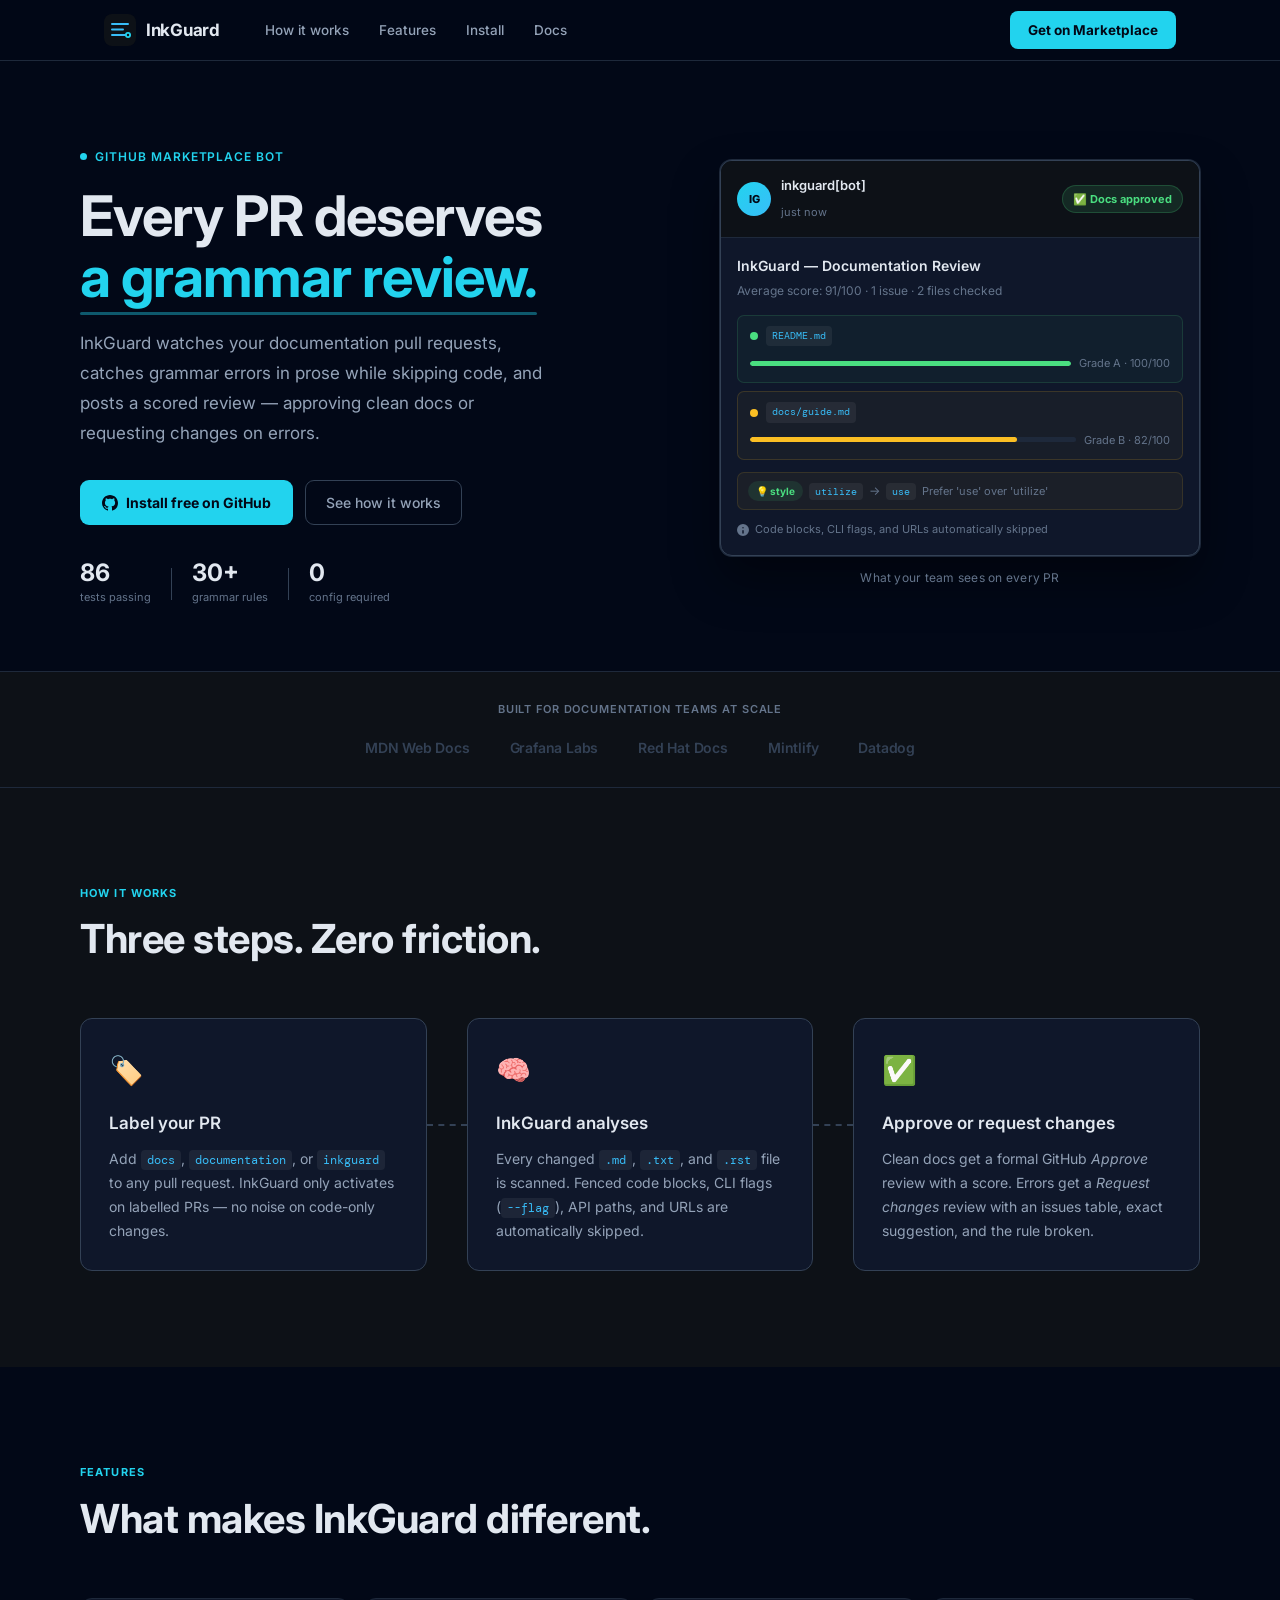
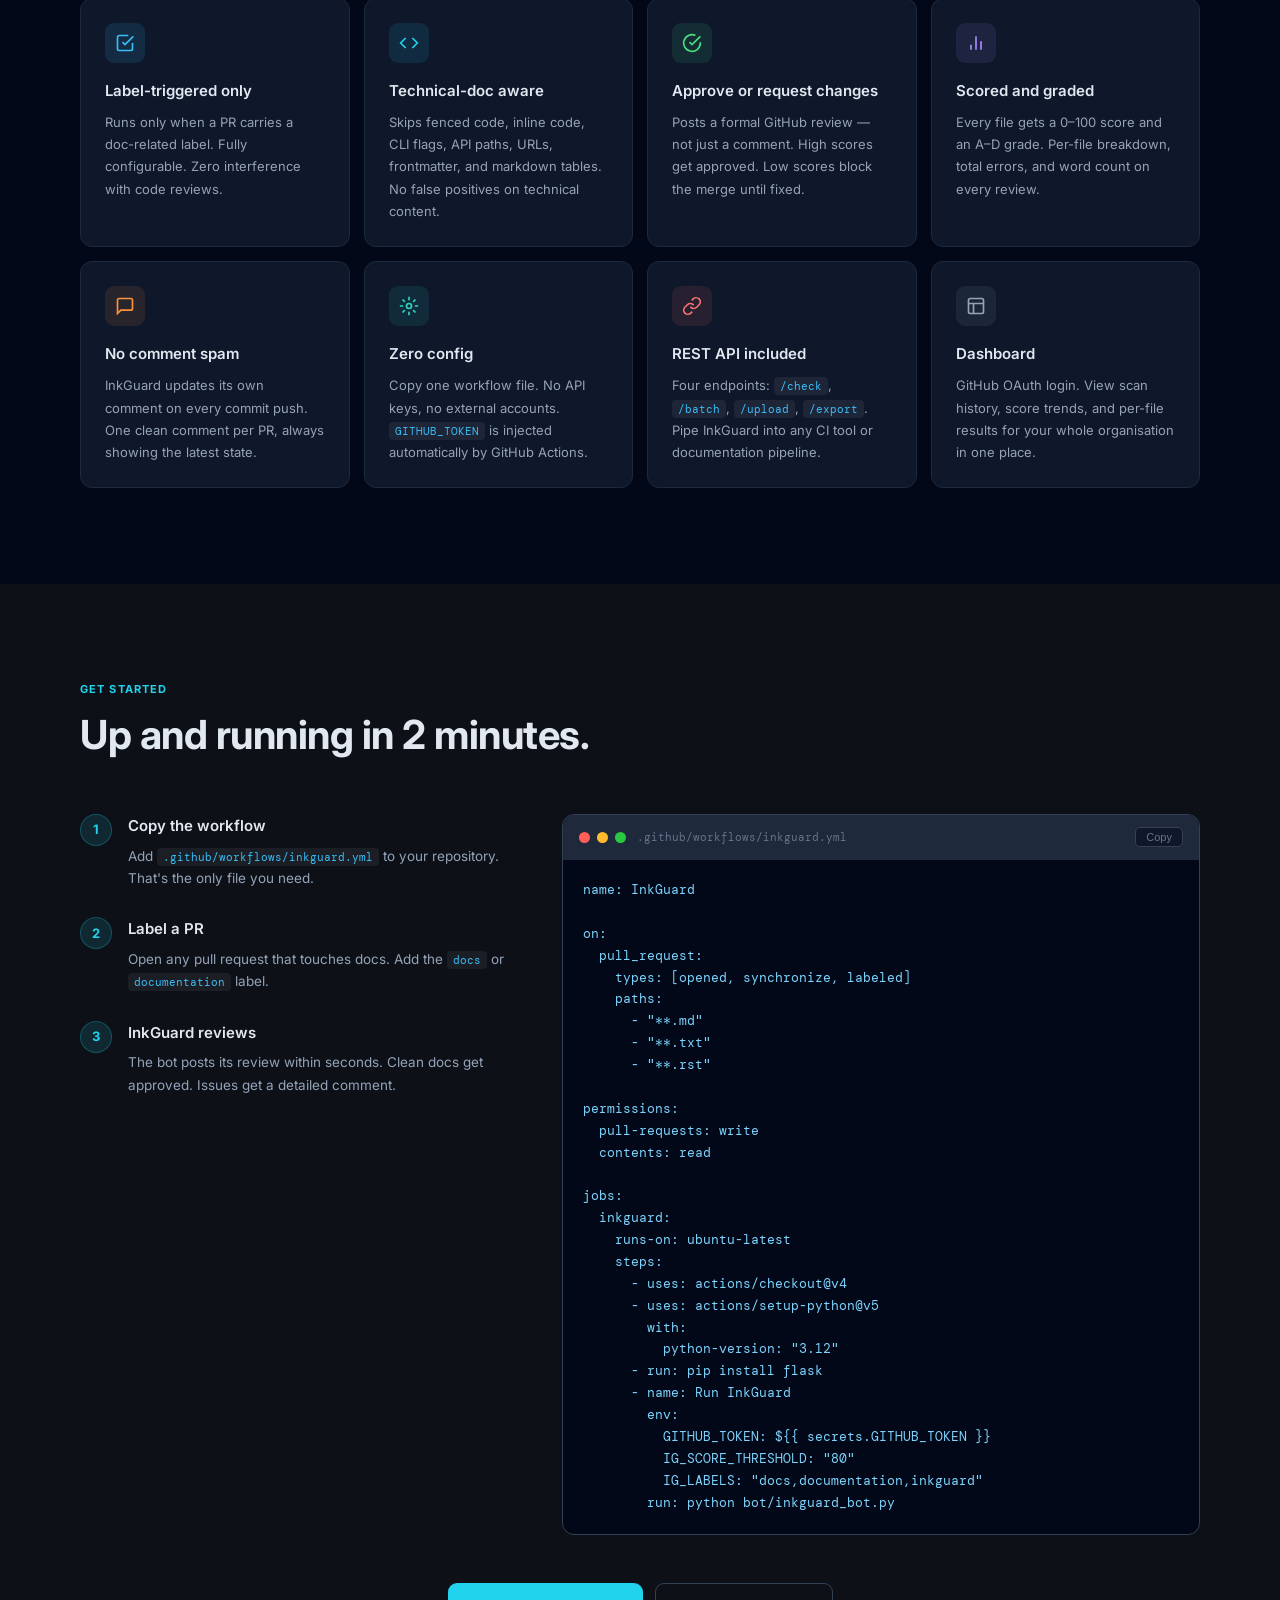
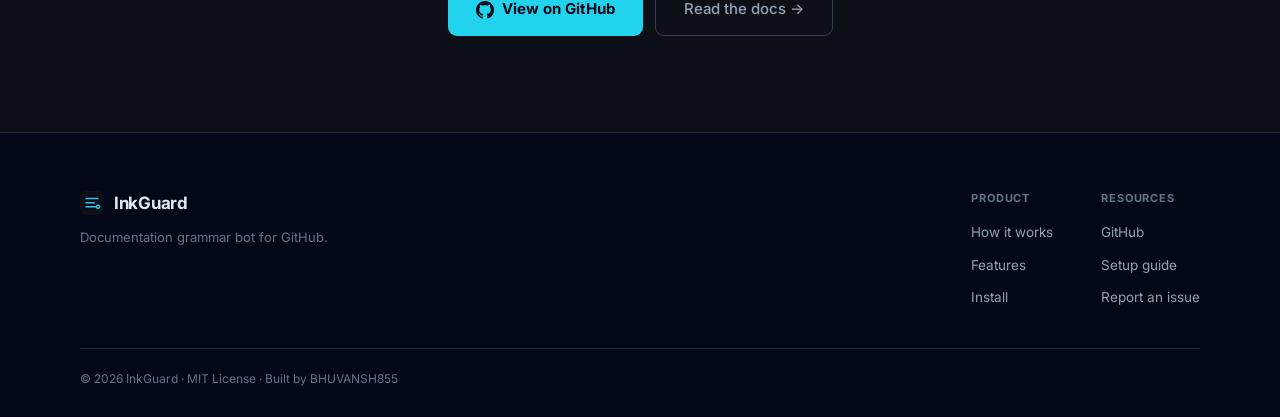
<file: index.html>
<!DOCTYPE html>
<html lang="en">
<head>
  <meta charset="UTF-8">
  <meta name="viewport" content="width=device-width, initial-scale=1.0">
  <title>InkGuard — Documentation Grammar Bot for GitHub</title>
  <meta name="description" content="InkGuard automatically reviews grammar in every pull request. Label-triggered, technical-doc aware, zero config. Built for MDN-scale documentation teams.">
  <meta property="og:title" content="InkGuard — Documentation Grammar Bot">
  <meta property="og:description" content="Automatically reviews grammar in every PR. Approves clean docs, requests changes on errors.">
  <meta property="og:url" content="https://bhuvansh855.github.io/InkGuard/">
  <meta property="og:type" content="website">
  <meta name="twitter:card" content="summary_large_image">
  <link rel="preconnect" href="https://fonts.googleapis.com">
  <link href="https://fonts.googleapis.com/css2?family=Inter:ital,wght@0,300;0,400;0,500;0,600;0,700;1,400&family=DM+Mono:wght@400;500&display=swap" rel="stylesheet">
  <link rel="stylesheet" href="style.css">
</head>
<body>
 
  <!-- NAV -->
  <header class="nav" id="nav">
    <div class="nav-inner">
      <a href="#" class="logo" aria-label="InkGuard home">
        <svg class="logo-mark" width="32" height="32" viewBox="0 0 32 32" fill="none" aria-hidden="true">
          <rect width="32" height="32" rx="8" fill="#0D1117"/>
          <path d="M8 10h16M8 15.5h11M8 21h13" stroke="#38BDF8" stroke-width="2" stroke-linecap="round"/>
          <circle cx="24" cy="21" r="3" fill="#22D3EE"/>
          <circle cx="24" cy="21" r="1.2" fill="#0D1117"/>
        </svg>
        <span class="logo-text">InkGuard</span>
      </a>
      <nav class="nav-links" aria-label="Main navigation">
        <a href="#how">How it works</a>
        <a href="#features">Features</a>
        <a href="#install">Install</a>
        <a href="https://github.com/BHUVANSH855/InkGuard" target="_blank" rel="noopener">Docs</a>
      </nav>
      <a href="https://github.com/marketplace" target="_blank" rel="noopener" class="nav-cta">
        Get on Marketplace
      </a>
      <button class="nav-hamburger" id="hamburger" aria-label="Open menu" aria-expanded="false">
        <span></span><span></span><span></span>
      </button>
    </div>
    <div class="nav-mobile" id="mobileMenu" aria-hidden="true">
      <a href="#how">How it works</a>
      <a href="#features">Features</a>
      <a href="#install">Install</a>
      <a href="https://github.com/BHUVANSH855/InkGuard" target="_blank" rel="noopener">Docs</a>
      <a href="https://github.com/marketplace" target="_blank" rel="noopener" class="mobile-cta">Get on Marketplace</a>
    </div>
  </header>
 
  <!-- HERO -->
  <section class="hero" aria-label="Hero">
    <div class="hero-inner">
      <div class="hero-text">
        <div class="hero-eyebrow">
          <span class="eyebrow-dot"></span>
          GitHub Marketplace Bot
        </div>
        <h1 class="hero-title">
          Every PR deserves<br>
          <em>a grammar review.</em>
        </h1>
        <p class="hero-body">
          InkGuard watches your documentation pull requests, catches grammar errors in prose while skipping code, and posts a scored review — approving clean docs or requesting changes on errors.
        </p>
        <div class="hero-actions">
          <a href="https://github.com/BHUVANSH855/InkGuard" target="_blank" rel="noopener" class="btn-primary">
            <svg width="16" height="16" viewBox="0 0 24 24" fill="currentColor" aria-hidden="true"><path d="M12 0C5.37 0 0 5.37 0 12c0 5.31 3.435 9.795 8.205 11.385.6.105.825-.255.825-.57 0-.285-.015-1.23-.015-2.235-3.015.555-3.795-.735-4.035-1.41-.135-.345-.72-1.41-1.23-1.695-.42-.225-1.02-.78-.015-.795.945-.015 1.62.87 1.845 1.23 1.08 1.815 2.805 1.305 3.495.99.105-.78.42-1.305.765-1.605-2.67-.3-5.46-1.335-5.46-5.925 0-1.305.465-2.385 1.23-3.225-.12-.3-.54-1.53.12-3.18 0 0 1.005-.315 3.3 1.23.96-.27 1.98-.405 3-.405s2.04.135 3 .405c2.295-1.56 3.3-1.23 3.3-1.23.66 1.65.24 2.88.12 3.18.765.84 1.23 1.905 1.23 3.225 0 4.605-2.805 5.625-5.475 5.925.435.375.81 1.095.81 2.22 0 1.605-.015 2.895-.015 3.3 0 .315.225.69.825.57A12.02 12.02 0 0024 12c0-6.63-5.37-12-12-12z"/></svg>
            Install free on GitHub
          </a>
          <a href="#how" class="btn-ghost">See how it works</a>
        </div>
        <div class="hero-stats">
          <div class="stat"><span class="stat-val">86</span><span class="stat-label">tests passing</span></div>
          <div class="stat-div"></div>
          <div class="stat"><span class="stat-val">30+</span><span class="stat-label">grammar rules</span></div>
          <div class="stat-div"></div>
          <div class="stat"><span class="stat-val">0</span><span class="stat-label">config required</span></div>
        </div>
      </div>
 
      <!-- PR Comment Preview -->
      <div class="hero-visual" aria-label="Example InkGuard PR comment">
        <div class="pr-comment">
          <div class="pr-comment-header">
            <div class="pr-avatar" aria-hidden="true">IG</div>
            <div class="pr-meta">
              <span class="pr-bot-name">inkguard[bot]</span>
              <span class="pr-time">just now</span>
            </div>
            <div class="pr-badge approved">✅ Docs approved</div>
          </div>
          <div class="pr-body">
            <div class="pr-title">InkGuard — Documentation Review</div>
            <div class="pr-subtitle">Average score: 91/100 · 1 issue · 2 files checked</div>
            <div class="pr-files">
              <div class="pr-file ok">
                <div class="pr-file-name">
                  <span class="grade-dot green"></span>
                  <code>README.md</code>
                </div>
                <div class="pr-file-bar">
                  <div class="bar-track"><div class="bar-fill" style="width:100%;background:#4ade80"></div></div>
                  <span class="bar-label">Grade A · 100/100</span>
                </div>
              </div>
              <div class="pr-file warn">
                <div class="pr-file-name">
                  <span class="grade-dot yellow"></span>
                  <code>docs/guide.md</code>
                </div>
                <div class="pr-file-bar">
                  <div class="bar-track"><div class="bar-fill" style="width:82%;background:#fbbf24"></div></div>
                  <span class="bar-label">Grade B · 82/100</span>
                </div>
              </div>
            </div>
            <div class="pr-issue">
              <span class="issue-cat">💡 style</span>
              <span class="issue-found"><code>utilize</code></span>
              <span class="issue-arrow">→</span>
              <span class="issue-fix"><code>use</code></span>
              <span class="issue-rule">Prefer 'use' over 'utilize'</span>
            </div>
            <div class="pr-skip-note">
              <svg width="12" height="12" viewBox="0 0 16 16" fill="currentColor" aria-hidden="true"><path d="M8 0a8 8 0 100 16A8 8 0 008 0zm0 4a1 1 0 110 2 1 1 0 010-2zm0 4a1 1 0 011 1v3a1 1 0 11-2 0V9a1 1 0 011-1z"/></svg>
              Code blocks, CLI flags, and URLs automatically skipped
            </div>
          </div>
        </div>
        <div class="visual-label">What your team sees on every PR</div>
      </div>
    </div>
  </section>
 
  <!-- USED BY -->
  <div class="used-by">
    <span class="used-by-label">Built for documentation teams at scale</span>
    <div class="used-by-logos">
      <span>MDN Web Docs</span>
      <span>Grafana Labs</span>
      <span>Red Hat Docs</span>
      <span>Mintlify</span>
      <span>Datadog</span>
    </div>
  </div>
 
  <!-- HOW IT WORKS -->
  <section class="section how" id="how">
    <div class="section-inner">
      <p class="section-eyebrow">How it works</p>
      <h2 class="section-title">Three steps. Zero friction.</h2>
      <div class="steps">
        <div class="step" data-reveal>
          <div class="step-icon">🏷️</div>
          <h3>Label your PR</h3>
          <p>Add <code>docs</code>, <code>documentation</code>, or <code>inkguard</code> to any pull request. InkGuard only activates on labelled PRs — no noise on code-only changes.</p>
        </div>
        <div class="step-connector" aria-hidden="true"></div>
        <div class="step" data-reveal>
          <div class="step-icon">🧠</div>
          <h3>InkGuard analyses</h3>
          <p>Every changed <code>.md</code>, <code>.txt</code>, and <code>.rst</code> file is scanned. Fenced code blocks, CLI flags (<code>--flag</code>), API paths, and URLs are automatically skipped.</p>
        </div>
        <div class="step-connector" aria-hidden="true"></div>
        <div class="step" data-reveal>
          <div class="step-icon">✅</div>
          <h3>Approve or request changes</h3>
          <p>Clean docs get a formal GitHub <em>Approve</em> review with a score. Errors get a <em>Request changes</em> review with an issues table, exact suggestion, and the rule broken.</p>
        </div>
      </div>
    </div>
  </section>
 
  <!-- FEATURES -->
  <section class="section features" id="features">
    <div class="section-inner">
      <p class="section-eyebrow">Features</p>
      <h2 class="section-title">What makes InkGuard different.</h2>
      <div class="feat-grid">
        <div class="feat-card" data-reveal>
          <div class="feat-icon-wrap blue">
            <svg width="20" height="20" viewBox="0 0 24 24" fill="none" stroke="currentColor" stroke-width="2" aria-hidden="true"><path d="M9 11l3 3L22 4"/><path d="M21 12v7a2 2 0 01-2 2H5a2 2 0 01-2-2V5a2 2 0 012-2h11"/></svg>
          </div>
          <h3>Label-triggered only</h3>
          <p>Runs only when a PR carries a doc-related label. Fully configurable. Zero interference with code reviews.</p>
        </div>
        <div class="feat-card" data-reveal>
          <div class="feat-icon-wrap cyan">
            <svg width="20" height="20" viewBox="0 0 24 24" fill="none" stroke="currentColor" stroke-width="2" aria-hidden="true"><polyline points="16 18 22 12 16 6"/><polyline points="8 6 2 12 8 18"/></svg>
          </div>
          <h3>Technical-doc aware</h3>
          <p>Skips fenced code, inline code, CLI flags, API paths, URLs, frontmatter, and markdown tables. No false positives on technical content.</p>
        </div>
        <div class="feat-card" data-reveal>
          <div class="feat-icon-wrap green">
            <svg width="20" height="20" viewBox="0 0 24 24" fill="none" stroke="currentColor" stroke-width="2" aria-hidden="true"><path d="M22 11.08V12a10 10 0 11-5.93-9.14"/><polyline points="22 4 12 14.01 9 11.01"/></svg>
          </div>
          <h3>Approve or request changes</h3>
          <p>Posts a formal GitHub review — not just a comment. High scores get approved. Low scores block the merge until fixed.</p>
        </div>
        <div class="feat-card" data-reveal>
          <div class="feat-icon-wrap purple">
            <svg width="20" height="20" viewBox="0 0 24 24" fill="none" stroke="currentColor" stroke-width="2" aria-hidden="true"><line x1="18" y1="20" x2="18" y2="10"/><line x1="12" y1="20" x2="12" y2="4"/><line x1="6" y1="20" x2="6" y2="14"/></svg>
          </div>
          <h3>Scored and graded</h3>
          <p>Every file gets a 0–100 score and an A–D grade. Per-file breakdown, total errors, and word count on every review.</p>
        </div>
        <div class="feat-card" data-reveal>
          <div class="feat-icon-wrap amber">
            <svg width="20" height="20" viewBox="0 0 24 24" fill="none" stroke="currentColor" stroke-width="2" aria-hidden="true"><path d="M21 15a2 2 0 01-2 2H7l-4 4V5a2 2 0 012-2h14a2 2 0 012 2z"/></svg>
          </div>
          <h3>No comment spam</h3>
          <p>InkGuard updates its own comment on every commit push. One clean comment per PR, always showing the latest state.</p>
        </div>
        <div class="feat-card" data-reveal>
          <div class="feat-icon-wrap teal">
            <svg width="20" height="20" viewBox="0 0 24 24" fill="none" stroke="currentColor" stroke-width="2" aria-hidden="true"><circle cx="12" cy="12" r="3"/><path d="M12 1v4M12 19v4M4.22 4.22l2.83 2.83M16.95 16.95l2.83 2.83M1 12h4M19 12h4M4.22 19.78l2.83-2.83M16.95 7.05l2.83-2.83"/></svg>
          </div>
          <h3>Zero config</h3>
          <p>Copy one workflow file. No API keys, no external accounts. <code>GITHUB_TOKEN</code> is injected automatically by GitHub Actions.</p>
        </div>
        <div class="feat-card" data-reveal>
          <div class="feat-icon-wrap red">
            <svg width="20" height="20" viewBox="0 0 24 24" fill="none" stroke="currentColor" stroke-width="2" aria-hidden="true"><path d="M10 13a5 5 0 007.54.54l3-3a5 5 0 00-7.07-7.07l-1.72 1.71"/><path d="M14 11a5 5 0 00-7.54-.54l-3 3a5 5 0 007.07 7.07l1.71-1.71"/></svg>
          </div>
          <h3>REST API included</h3>
          <p>Four endpoints: <code>/check</code>, <code>/batch</code>, <code>/upload</code>, <code>/export</code>. Pipe InkGuard into any CI tool or documentation pipeline.</p>
        </div>
        <div class="feat-card" data-reveal>
          <div class="feat-icon-wrap slate">
            <svg width="20" height="20" viewBox="0 0 24 24" fill="none" stroke="currentColor" stroke-width="2" aria-hidden="true"><rect x="3" y="3" width="18" height="18" rx="2"/><path d="M3 9h18M9 21V9"/></svg>
          </div>
          <h3>Dashboard</h3>
          <p>GitHub OAuth login. View scan history, score trends, and per-file results for your whole organisation in one place.</p>
        </div>
      </div>
    </div>
  </section>
 
  <!-- INSTALL -->
  <section class="section install" id="install">
    <div class="section-inner">
      <p class="section-eyebrow">Get started</p>
      <h2 class="section-title">Up and running in 2 minutes.</h2>
      <div class="install-layout">
        <div class="install-steps">
          <div class="install-step">
            <div class="install-num">1</div>
            <div class="install-step-body">
              <h3>Copy the workflow</h3>
              <p>Add <code>.github/workflows/inkguard.yml</code> to your repository. That's the only file you need.</p>
            </div>
          </div>
          <div class="install-step">
            <div class="install-num">2</div>
            <div class="install-step-body">
              <h3>Label a PR</h3>
              <p>Open any pull request that touches docs. Add the <code>docs</code> or <code>documentation</code> label.</p>
            </div>
          </div>
          <div class="install-step">
            <div class="install-num">3</div>
            <div class="install-step-body">
              <h3>InkGuard reviews</h3>
              <p>The bot posts its review within seconds. Clean docs get approved. Issues get a detailed comment.</p>
            </div>
          </div>
        </div>
        <div class="code-panel">
          <div class="code-panel-header">
            <span class="code-dot red-dot"></span>
            <span class="code-dot yellow-dot"></span>
            <span class="code-dot green-dot"></span>
            <span class="code-filename">.github/workflows/inkguard.yml</span>
            <button class="copy-btn" id="copyBtn" aria-label="Copy code">Copy</button>
          </div>
          <pre class="code-body"><code id="workflowCode">name: InkGuard
 
on:
  pull_request:
    types: [opened, synchronize, labeled]
    paths:
      - "**.md"
      - "**.txt"
      - "**.rst"
 
permissions:
  pull-requests: write
  contents: read
 
jobs:
  inkguard:
    runs-on: ubuntu-latest
    steps:
      - uses: actions/checkout@v4
      - uses: actions/setup-python@v5
        with:
          python-version: "3.12"
      - run: pip install flask
      - name: Run InkGuard
        env:
          GITHUB_TOKEN: ${{ secrets.GITHUB_TOKEN }}
          IG_SCORE_THRESHOLD: "80"
          IG_LABELS: "docs,documentation,inkguard"
        run: python bot/inkguard_bot.py</code></pre>
        </div>
      </div>
      <div class="install-cta-row">
        <a href="https://github.com/BHUVANSH855/InkGuard" target="_blank" rel="noopener" class="btn-primary btn-large">
          <svg width="18" height="18" viewBox="0 0 24 24" fill="currentColor" aria-hidden="true"><path d="M12 0C5.37 0 0 5.37 0 12c0 5.31 3.435 9.795 8.205 11.385.6.105.825-.255.825-.57 0-.285-.015-1.23-.015-2.235-3.015.555-3.795-.735-4.035-1.41-.135-.345-.72-1.41-1.23-1.695-.42-.225-1.02-.78-.015-.795.945-.015 1.62.87 1.845 1.23 1.08 1.815 2.805 1.305 3.495.99.105-.78.42-1.305.765-1.605-2.67-.3-5.46-1.335-5.46-5.925 0-1.305.465-2.385 1.23-3.225-.12-.3-.54-1.53.12-3.18 0 0 1.005-.315 3.3 1.23.96-.27 1.98-.405 3-.405s2.04.135 3 .405c2.295-1.56 3.3-1.23 3.3-1.23.66 1.65.24 2.88.12 3.18.765.84 1.23 1.905 1.23 3.225 0 4.605-2.805 5.625-5.475 5.925.435.375.81 1.095.81 2.22 0 1.605-.015 2.895-.015 3.3 0 .315.225.69.825.57A12.02 12.02 0 0024 12c0-6.63-5.37-12-12-12z"/></svg>
          View on GitHub
        </a>
        <a href="https://github.com/BHUVANSH855/InkGuard/blob/main/docs/SETUP.md" target="_blank" rel="noopener" class="btn-ghost btn-large">Read the docs →</a>
      </div>
    </div>
  </section>
 
  <!-- FOOTER -->
  <footer class="footer">
    <div class="footer-inner">
      <div class="footer-left">
        <a href="#" class="logo footer-logo">
          <svg class="logo-mark" width="24" height="24" viewBox="0 0 32 32" fill="none" aria-hidden="true">
            <rect width="32" height="32" rx="8" fill="#0D1117"/>
            <path d="M8 10h16M8 15.5h11M8 21h13" stroke="#38BDF8" stroke-width="2" stroke-linecap="round"/>
            <circle cx="24" cy="21" r="3" fill="#22D3EE"/>
            <circle cx="24" cy="21" r="1.2" fill="#0D1117"/>
          </svg>
          <span class="logo-text">InkGuard</span>
        </a>
        <p class="footer-tagline">Documentation grammar bot for GitHub.</p>
      </div>
      <div class="footer-links">
        <div class="footer-col">
          <p class="footer-col-label">Product</p>
          <a href="#how">How it works</a>
          <a href="#features">Features</a>
          <a href="#install">Install</a>
        </div>
        <div class="footer-col">
          <p class="footer-col-label">Resources</p>
          <a href="https://github.com/BHUVANSH855/InkGuard" target="_blank" rel="noopener">GitHub</a>
          <a href="https://github.com/BHUVANSH855/InkGuard/blob/main/docs/SETUP.md" target="_blank" rel="noopener">Setup guide</a>
          <a href="https://github.com/BHUVANSH855/InkGuard/issues" target="_blank" rel="noopener">Report an issue</a>
        </div>
      </div>
    </div>
    <div class="footer-bottom">
      <p>© 2026 InkGuard · MIT License · Built by <a href="https://github.com/BHUVANSH855" target="_blank" rel="noopener">BHUVANSH855</a></p>
    </div>
  </footer>
 
  <script src="script.js"></script>
</body>
</html>
</file>
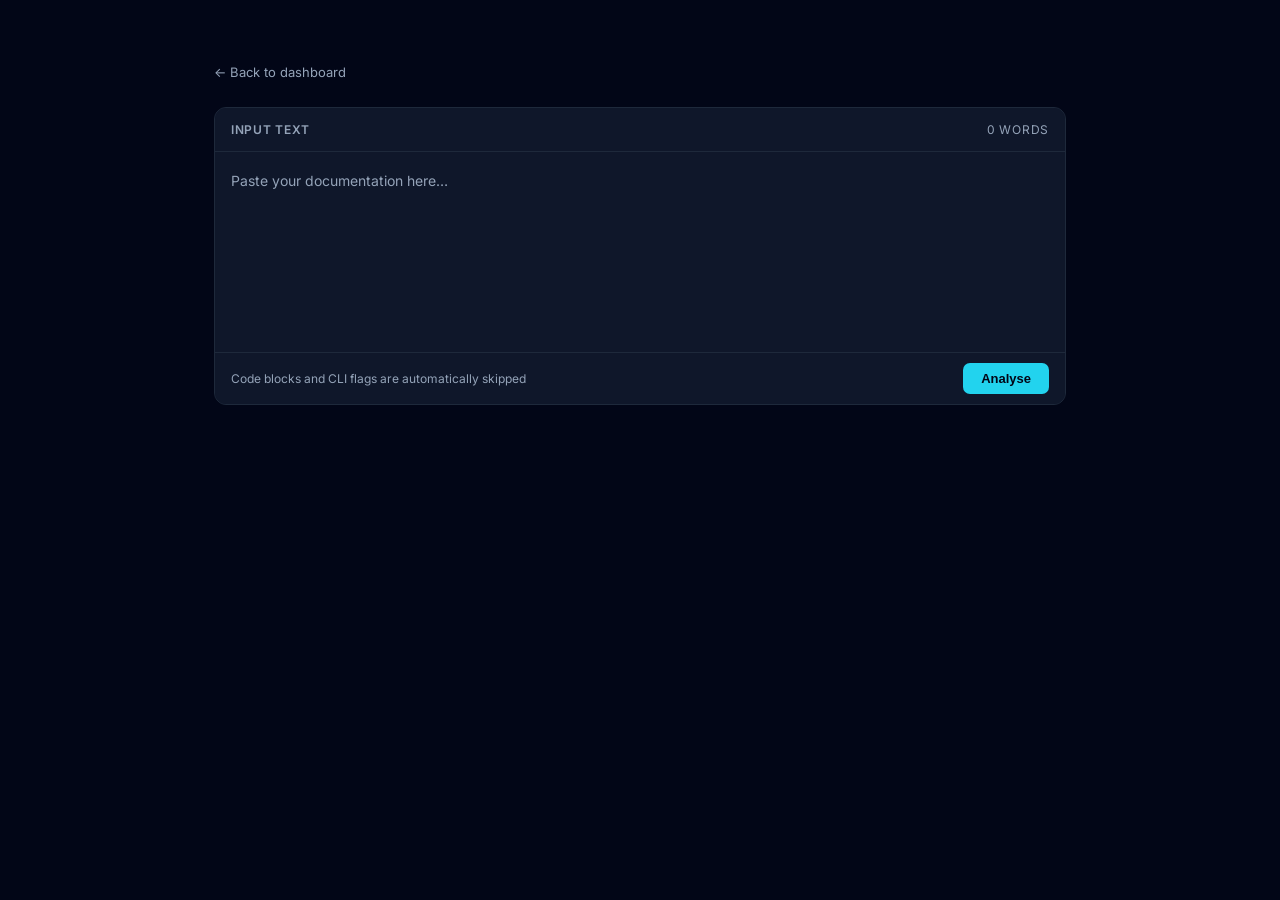
<file: templates/dashboard_scan.html>
<!DOCTYPE html>
<html lang="en">
<head>
  <meta charset="UTF-8"><meta name="viewport" content="width=device-width,initial-scale=1">
  <title>InkGuard — Scan text</title>
  <link href="https://fonts.googleapis.com/css2?family=Inter:wght@400;500;600;700&family=JetBrains+Mono:wght@400&display=swap" rel="stylesheet">
  <link rel="stylesheet" href="/static/css/landing.css">
  <style>
    body{background:var(--bg);min-height:100vh;display:flex;flex-direction:column}
    .scan-wrap{max-width:900px;margin:60px auto;padding:0 24px;width:100%}
    .back{font-size:13px;color:var(--muted);text-decoration:none;display:inline-flex;align-items:center;gap:6px;margin-bottom:24px}
    .back:hover{color:var(--text)}
    .panel{background:var(--surface);border:1px solid var(--border);border-radius:12px;overflow:hidden;margin-bottom:20px}
    .panel-head{background:var(--surface);border-bottom:1px solid var(--border);padding:12px 16px;font-size:12px;font-weight:600;text-transform:uppercase;letter-spacing:.06em;color:var(--muted);display:flex;justify-content:space-between;align-items:center}
    #editor{min-height:200px;padding:16px;font-size:14px;line-height:1.8;outline:none;color:var(--text);font-family:var(--sans);white-space:pre-wrap}
    #editor:empty::before{content:attr(data-ph);color:var(--muted)}
    .panel-foot{background:var(--surface);border-top:1px solid var(--border);padding:10px 16px;display:flex;align-items:center;justify-content:space-between}
    .btn-run{padding:8px 18px;background:var(--accent);color:#020617;border:none;border-radius:7px;font-size:13px;font-weight:700;cursor:pointer}
    .btn-run:hover{filter:brightness(1.08)}
    .results{display:none}
    .score-bar-wrap{display:flex;align-items:center;gap:16px;padding:16px;background:var(--surface);border-radius:8px;margin-bottom:16px}
    .score-num{font-size:32px;font-weight:700;min-width:60px}
    .score-grade{font-size:13px;color:var(--muted)}
    .bar{height:8px;border-radius:4px;background:var(--surface2);flex:1;overflow:hidden}
    .bar-fill{height:100%;border-radius:4px;transition:width .4s}
    .err-card{background:var(--surface);border:1px solid var(--border);border-left:3px solid var(--red);border-radius:8px;padding:12px;margin-bottom:8px;display:grid;grid-template-columns:auto 1fr;gap:6px 12px}
    .err-card[data-cat=style]{border-color:#4ade80}
    .err-card[data-cat=article]{border-color:#f59e0b}
    .err-card[data-cat=punctuation]{border-color:#38bdf8}
    .err-card[data-cat=pronoun]{border-color:#8b5cf6}
    .err-card[data-cat=clarity]{border-color:#a78bfa}
    .lbl{font-size:10px;font-weight:700;padding:2px 8px;border-radius:4px;text-transform:uppercase}
    .lbl.e{background:rgba(248,113,113,.15);color:var(--red)}
    .lbl.f{background:rgba(74,222,128,.12);color:var(--green)}
    .lbl.w{background:rgba(56,189,248,.1);color:#7dd3fc}
    .val{font-size:13px}
  </style>
</head>
<body>
<div class="scan-wrap">
  <a href="/dashboard" class="back">← Back to dashboard</a>
  <div class="panel">
    <div class="panel-head">
      <span>Input text</span>
      <span id="wc" style="font-weight:400">0 words</span>
    </div>
    <div id="editor" contenteditable="true" data-ph="Paste your documentation here…" spellcheck="false"></div>
    <div class="panel-foot">
      <span style="font-size:12px;color:var(--muted)">Code blocks and CLI flags are automatically skipped</span>
      <button class="btn-run" id="runBtn">Analyse</button>
    </div>
  </div>

  <div class="results" id="results">
    <div class="panel">
      <div class="panel-head">Results</div>
      <div style="padding:16px">
        <div class="score-bar-wrap">
          <div>
            <div class="score-num" id="scoreNum">—</div>
            <div class="score-grade" id="scoreGrade"></div>
          </div>
          <div class="bar"><div class="bar-fill" id="barFill" style="width:0"></div></div>
        </div>
        <div id="corrected" style="background:rgba(34,211,238,.04);border:1px solid rgba(34,211,238,.15);border-radius:8px;padding:14px;font-size:14px;line-height:1.8;margin-bottom:16px"></div>
        <div id="errList"></div>
      </div>
    </div>
  </div>
</div>
<script>
const ed=document.getElementById("editor"),wc=document.getElementById("wc");
ed.addEventListener("input",()=>{const t=ed.innerText.trim();wc.textContent=(t?t.split(/\s+/).length:0)+" words"});
document.getElementById("runBtn").addEventListener("click",async()=>{
  const text=ed.innerText.trim();if(!text)return;
  const btn=document.getElementById("runBtn");btn.textContent="Analysing…";btn.disabled=true;
  try{
    const res=await fetch("/check",{method:"POST",headers:{"Content-Type":"application/json"},body:JSON.stringify({text,source:"dashboard"})});
    const d=await res.json();
    document.getElementById("results").style.display="block";
    const score=d.score??0;
    document.getElementById("scoreNum").textContent=score;
    document.getElementById("scoreGrade").textContent=`Grade ${d.grade} · ${d.error_count} issue(s) · ${d.word_count} words · ${d.skipped_regions||0} region(s) skipped`;
    const fill=document.getElementById("barFill");
    fill.style.width=score+"%";
    fill.style.background=score>=90?"#4ade80":score>=70?"#fbbf24":"#f87171";
    document.getElementById("corrected").textContent=d.corrected;
    const list=document.getElementById("errList");list.innerHTML="";
    (d.errors||[]).forEach(e=>{
      const c=document.createElement("div");
      c.className="err-card";c.dataset.cat=e.category||"agreement";
      c.innerHTML=`<span class="lbl e">Error</span><span class="val">"${esc(e.issue)}"</span>
        <span class="lbl f">Fix</span><span class="val">${esc(e.correction)}</span>
        <span class="lbl w">Rule</span><span class="val">${esc(e.message)}</span>`;
      list.appendChild(c);
    });
  }catch(err){alert("Request failed")}
  finally{btn.textContent="Analyse";btn.disabled=false;}
});
function esc(s){return String(s).replace(/&/g,"&amp;").replace(/</g,"&lt;").replace(/>/g,"&gt;")}
</script>
</body></html>
</file>
<file: style.css>
/* ============================================================
   InkGuard — Website Styles
   Palette: slate-950 base · cyan-400 accent · slate-100 text
   Signature: the "ink line" — a hand-drawn underline on the
   hero title that gives the tool a human, editorial feel
   ============================================================ */

*, *::before, *::after { box-sizing: border-box; margin: 0; padding: 0; }

:root {
  --bg:        #020817;
  --bg2:       #0d1117;
  --surface:   #0f172a;
  --surface2:  #1e293b;
  --border:    #1e293b;
  --border2:   #334155;
  --text:      #e2e8f0;
  --text2:     #94a3b8;
  --text3:     #64748b;
  --accent:    #22d3ee;
  --accent2:   #38bdf8;
  --green:     #4ade80;
  --yellow:    #fbbf24;
  --red:       #f87171;
  --purple:    #a78bfa;
  --amber:     #fb923c;
  --teal:      #2dd4bf;
  --radius:    10px;
  --mono:      'DM Mono', monospace;
  --sans:      'Inter', system-ui, sans-serif;
  --transition: 200ms cubic-bezier(0.4, 0, 0.2, 1);
}

html { scroll-behavior: smooth; font-size: 16px; }
body {
  font-family: var(--sans);
  background: var(--bg);
  color: var(--text);
  line-height: 1.65;
  -webkit-font-smoothing: antialiased;
}

a { color: inherit; text-decoration: none; }
code {
  font-family: var(--mono);
  font-size: 0.83em;
  background: rgba(255,255,255,0.06);
  padding: 2px 6px;
  border-radius: 4px;
  color: var(--accent2);
}
img { display: block; max-width: 100%; }

/* ── Scrollbar ── */
::-webkit-scrollbar { width: 5px; }
::-webkit-scrollbar-track { background: transparent; }
::-webkit-scrollbar-thumb { background: var(--border2); border-radius: 3px; }

/* ═══════════════════════════════════════════
   NAV
═══════════════════════════════════════════ */
.nav {
  position: sticky; top: 0; z-index: 100;
  background: rgba(2, 8, 23, 0.85);
  backdrop-filter: blur(16px);
  -webkit-backdrop-filter: blur(16px);
  border-bottom: 1px solid var(--border);
}
.nav-inner {
  max-width: 1120px; margin: 0 auto;
  padding: 0 24px; height: 60px;
  display: flex; align-items: center; gap: 32px;
}
.logo {
  display: flex; align-items: center; gap: 10px;
  flex-shrink: 0;
}
.logo-text {
  font-size: 17px; font-weight: 700;
  letter-spacing: -0.3px; color: var(--text);
}
.nav-links {
  display: flex; gap: 4px; flex: 1;
}
.nav-links a {
  padding: 6px 13px; border-radius: 7px;
  font-size: 13.5px; font-weight: 500;
  color: var(--text2);
  transition: color var(--transition), background var(--transition);
}
.nav-links a:hover { color: var(--text); background: var(--surface2); }

.nav-cta {
  padding: 8px 18px; border-radius: 8px;
  background: var(--accent); color: #020817;
  font-size: 13.5px; font-weight: 700;
  transition: filter var(--transition), transform var(--transition);
  white-space: nowrap;
}
.nav-cta:hover { filter: brightness(1.1); transform: translateY(-1px); }

.nav-hamburger {
  display: none; flex-direction: column; gap: 5px;
  background: none; border: none; cursor: pointer;
  padding: 4px; margin-left: auto;
}
.nav-hamburger span {
  display: block; width: 22px; height: 2px;
  background: var(--text2); border-radius: 2px;
  transition: var(--transition);
}

.nav-mobile {
  display: none; flex-direction: column; gap: 2px;
  padding: 12px 24px 16px;
  border-top: 1px solid var(--border);
}
.nav-mobile a {
  padding: 10px 12px; border-radius: 7px;
  font-size: 15px; font-weight: 500; color: var(--text2);
}
.nav-mobile a:hover { color: var(--text); background: var(--surface2); }
.mobile-cta {
  margin-top: 8px; text-align: center;
  background: var(--accent) !important;
  color: #020817 !important; border-radius: 8px !important;
  font-weight: 700 !important; padding: 12px !important;
}

/* ═══════════════════════════════════════════
   HERO
═══════════════════════════════════════════ */
.hero {
  padding: 80px 24px 64px;
  overflow: hidden;
}
.hero-inner {
  max-width: 1120px; margin: 0 auto;
  display: grid;
  grid-template-columns: 1fr 480px;
  gap: 64px; align-items: center;
}

.hero-eyebrow {
  display: inline-flex; align-items: center; gap: 8px;
  font-size: 12px; font-weight: 600;
  text-transform: uppercase; letter-spacing: 0.08em;
  color: var(--accent);
  margin-bottom: 20px;
}
.eyebrow-dot {
  width: 7px; height: 7px; border-radius: 50%;
  background: var(--accent);
  animation: pulse 2s ease-in-out infinite;
}
@keyframes pulse {
  0%, 100% { opacity: 1; transform: scale(1); }
  50%       { opacity: 0.5; transform: scale(0.85); }
}

.hero-title {
  font-size: clamp(36px, 5vw, 56px);
  font-weight: 700; line-height: 1.08;
  letter-spacing: -1px;
  margin-bottom: 22px;
  color: var(--text);
}
.hero-title em {
  font-style: normal;
  color: var(--accent);
  /* Signature element: the ink underline */
  position: relative;
}
.hero-title em::after {
  content: '';
  position: absolute; bottom: -4px; left: 0; right: 0; height: 3px;
  background: var(--accent);
  border-radius: 2px;
  opacity: 0.4;
}

.hero-body {
  font-size: 17px; color: var(--text2);
  line-height: 1.75; max-width: 480px;
  margin-bottom: 32px;
}
.hero-actions {
  display: flex; gap: 12px; flex-wrap: wrap;
  margin-bottom: 36px;
}

.btn-primary {
  display: inline-flex; align-items: center; gap: 8px;
  padding: 11px 22px; border-radius: 9px;
  background: var(--accent); color: #020817;
  font-size: 14px; font-weight: 700;
  transition: filter var(--transition), transform var(--transition);
}
.btn-primary:hover { filter: brightness(1.1); transform: translateY(-2px); }
.btn-primary:active { transform: translateY(0); }

.btn-ghost {
  display: inline-flex; align-items: center; gap: 6px;
  padding: 10px 20px; border-radius: 9px;
  border: 1px solid var(--border2); color: var(--text2);
  font-size: 14px; font-weight: 500;
  transition: color var(--transition), border-color var(--transition), background var(--transition);
}
.btn-ghost:hover { color: var(--text); border-color: var(--text3); background: var(--surface2); }

.btn-large { padding: 13px 28px; font-size: 15px; }

.hero-stats {
  display: flex; align-items: center; gap: 20px;
}
.stat { display: flex; flex-direction: column; }
.stat-val { font-size: 24px; font-weight: 700; color: var(--text); line-height: 1; }
.stat-label { font-size: 11px; color: var(--text3); margin-top: 3px; }
.stat-div { width: 1px; height: 32px; background: var(--border2); }

/* PR Comment Preview */
.hero-visual { position: relative; }
.visual-label {
  text-align: center; margin-top: 12px;
  font-size: 12px; color: var(--text3);
  letter-spacing: 0.02em;
}
.pr-comment {
  background: var(--surface);
  border: 1px solid var(--border2);
  border-radius: 12px;
  overflow: hidden;
  box-shadow: 0 0 0 1px var(--border), 0 24px 48px rgba(0,0,0,.4);
}
.pr-comment-header {
  display: flex; align-items: center; gap: 10px;
  padding: 14px 16px;
  border-bottom: 1px solid var(--border);
  background: var(--bg2);
}
.pr-avatar {
  width: 34px; height: 34px; border-radius: 50%;
  background: linear-gradient(135deg, var(--accent), var(--accent2));
  display: flex; align-items: center; justify-content: center;
  font-size: 11px; font-weight: 800; color: #020817;
  flex-shrink: 0;
}
.pr-meta { flex: 1; }
.pr-bot-name { font-size: 13px; font-weight: 600; display: block; }
.pr-time { font-size: 11px; color: var(--text3); }
.pr-badge {
  font-size: 11px; font-weight: 700; padding: 4px 10px;
  border-radius: 100px;
}
.pr-badge.approved {
  background: rgba(74,222,128,.12);
  color: var(--green); border: 1px solid rgba(74,222,128,.2);
}

.pr-body { padding: 16px; }
.pr-title { font-size: 14px; font-weight: 600; margin-bottom: 4px; }
.pr-subtitle { font-size: 12px; color: var(--text3); margin-bottom: 14px; }

.pr-files { display: flex; flex-direction: column; gap: 8px; margin-bottom: 12px; }
.pr-file { padding: 10px 12px; border-radius: 7px; border: 1px solid var(--border); }
.pr-file.ok { background: rgba(74,222,128,.04); border-color: rgba(74,222,128,.15); }
.pr-file.warn { background: rgba(251,191,36,.04); border-color: rgba(251,191,36,.15); }
.pr-file-name {
  display: flex; align-items: center; gap: 8px;
  font-size: 12px; margin-bottom: 8px;
}
.grade-dot {
  width: 8px; height: 8px; border-radius: 50%; flex-shrink: 0;
}
.grade-dot.green { background: var(--green); }
.grade-dot.yellow { background: var(--yellow); }
.pr-file-bar { display: flex; align-items: center; gap: 8px; }
.bar-track {
  flex: 1; height: 5px; border-radius: 3px;
  background: var(--surface2); overflow: hidden;
}
.bar-fill { height: 100%; border-radius: 3px; transition: width 1s ease; }
.bar-label { font-size: 11px; color: var(--text3); white-space: nowrap; }

.pr-issue {
  display: flex; align-items: center; flex-wrap: wrap; gap: 6px;
  padding: 8px 10px; border-radius: 7px; margin-bottom: 10px;
  background: rgba(251,191,36,.05); border: 1px solid rgba(251,191,36,.12);
  font-size: 12px;
}
.issue-cat {
  font-size: 10px; font-weight: 700; padding: 2px 8px; border-radius: 100px;
  background: rgba(74,222,128,.1); color: var(--green);
}
.issue-arrow { color: var(--text3); }
.issue-rule { color: var(--text3); font-size: 11px; }

.pr-skip-note {
  display: flex; align-items: center; gap: 6px;
  font-size: 11px; color: var(--text3);
}

/* ═══════════════════════════════════════════
   USED BY STRIP
═══════════════════════════════════════════ */
.used-by {
  border-top: 1px solid var(--border);
  border-bottom: 1px solid var(--border);
  padding: 28px 24px;
  text-align: center;
  background: var(--bg2);
}
.used-by-label {
  display: block; font-size: 11px; font-weight: 600;
  text-transform: uppercase; letter-spacing: 0.08em;
  color: var(--text3); margin-bottom: 18px;
}
.used-by-logos {
  display: flex; justify-content: center;
  align-items: center; gap: 40px; flex-wrap: wrap;
}
.used-by-logos span {
  font-size: 14px; font-weight: 600; color: var(--border2);
  letter-spacing: -0.2px;
  transition: color var(--transition);
  cursor: default;
}
.used-by-logos span:hover { color: var(--text3); }

/* ═══════════════════════════════════════════
   SECTIONS
═══════════════════════════════════════════ */
.section { padding: 96px 24px; }
.section-inner { max-width: 1120px; margin: 0 auto; }
.section-eyebrow {
  font-size: 11px; font-weight: 700;
  text-transform: uppercase; letter-spacing: 0.1em;
  color: var(--accent); margin-bottom: 14px;
}
.section-title {
  font-size: clamp(28px, 4vw, 40px);
  font-weight: 700; line-height: 1.15;
  letter-spacing: -0.5px; color: var(--text);
  margin-bottom: 56px;
}

/* ── HOW IT WORKS ── */
.how { background: var(--bg2); }
.steps {
  display: grid;
  grid-template-columns: 1fr auto 1fr auto 1fr;
  gap: 0; align-items: start;
}
.step {
  background: var(--surface);
  border: 1px solid var(--border2);
  border-radius: 12px; padding: 28px;
  opacity: 0; transform: translateY(16px);
  transition: opacity 0.5s ease, transform 0.5s ease;
}
.step.visible { opacity: 1; transform: translateY(0); }
.step-icon { font-size: 28px; margin-bottom: 16px; }
.step h3 { font-size: 17px; font-weight: 600; margin-bottom: 10px; }
.step p { font-size: 14px; color: var(--text2); line-height: 1.7; }
.step-connector {
  width: 40px; align-self: center; margin-top: -40px;
  border-top: 2px dashed var(--border2);
}

/* ── FEATURES ── */
.feat-grid {
  display: grid;
  grid-template-columns: repeat(auto-fill, minmax(240px, 1fr));
  gap: 14px;
}
.feat-card {
  background: var(--surface);
  border: 1px solid var(--border);
  border-radius: 12px; padding: 24px;
  opacity: 0; transform: translateY(12px);
  transition: opacity 0.4s ease, transform 0.4s ease, border-color var(--transition);
}
.feat-card.visible { opacity: 1; transform: translateY(0); }
.feat-card:hover { border-color: var(--border2); }

.feat-icon-wrap {
  width: 40px; height: 40px; border-radius: 9px;
  display: flex; align-items: center; justify-content: center;
  margin-bottom: 16px;
}
.feat-icon-wrap.blue   { background: rgba(56,189,248,.12); color: var(--accent2); }
.feat-icon-wrap.cyan   { background: rgba(34,211,238,.1);  color: var(--accent); }
.feat-icon-wrap.green  { background: rgba(74,222,128,.1);  color: var(--green); }
.feat-icon-wrap.purple { background: rgba(167,139,250,.1); color: var(--purple); }
.feat-icon-wrap.amber  { background: rgba(251,146,60,.1);  color: var(--amber); }
.feat-icon-wrap.teal   { background: rgba(45,212,191,.1);  color: var(--teal); }
.feat-icon-wrap.red    { background: rgba(248,113,113,.1); color: var(--red); }
.feat-icon-wrap.slate  { background: rgba(148,163,184,.1); color: var(--text2); }

.feat-card h3 { font-size: 15px; font-weight: 600; margin-bottom: 8px; }
.feat-card p  { font-size: 13px; color: var(--text2); line-height: 1.7; }

/* ── INSTALL ── */
.install { background: var(--bg2); }
.install-layout {
  display: grid;
  grid-template-columns: 1fr 1.5fr;
  gap: 56px; align-items: start;
  margin-bottom: 48px;
}

.install-steps { display: flex; flex-direction: column; gap: 28px; }
.install-step { display: flex; gap: 16px; }
.install-num {
  width: 32px; height: 32px; border-radius: 50%; flex-shrink: 0;
  background: rgba(34,211,238,.12);
  color: var(--accent); border: 1px solid rgba(34,211,238,.25);
  display: flex; align-items: center; justify-content: center;
  font-size: 13px; font-weight: 700;
}
.install-step-body h3 { font-size: 15px; font-weight: 600; margin-bottom: 6px; }
.install-step-body p  { font-size: 13.5px; color: var(--text2); line-height: 1.65; }

.code-panel {
  background: var(--bg);
  border: 1px solid var(--border2);
  border-radius: 12px; overflow: hidden;
}
.code-panel-header {
  display: flex; align-items: center; gap: 7px;
  padding: 12px 16px;
  background: var(--surface2);
  border-bottom: 1px solid var(--border);
}
.code-dot {
  width: 11px; height: 11px; border-radius: 50%;
}
.red-dot    { background: #ff5f57; }
.yellow-dot { background: #febc2e; }
.green-dot  { background: #28c840; }
.code-filename {
  font-family: var(--mono); font-size: 11px;
  color: var(--text3); margin-left: 4px; flex: 1;
}
.copy-btn {
  padding: 3px 10px; border-radius: 5px;
  background: var(--surface); border: 1px solid var(--border2);
  color: var(--text3); font-size: 11px; font-weight: 500;
  cursor: pointer;
  transition: color var(--transition), border-color var(--transition);
}
.copy-btn:hover { color: var(--accent); border-color: var(--accent); }

.code-body {
  padding: 20px; overflow-x: auto;
  font-family: var(--mono); font-size: 12.5px;
  line-height: 1.75; color: #7dd3fc;
}
.code-body code { background: none; padding: 0; font-size: inherit; color: inherit; }

.install-cta-row {
  display: flex; gap: 12px; justify-content: center;
  flex-wrap: wrap;
}

/* ═══════════════════════════════════════════
   FOOTER
═══════════════════════════════════════════ */
.footer {
  border-top: 1px solid var(--border);
  padding: 56px 24px 28px;
}
.footer-inner {
  max-width: 1120px; margin: 0 auto;
  display: flex; gap: 48px; align-items: flex-start;
  flex-wrap: wrap;
}
.footer-left { flex: 1; min-width: 200px; }
.footer-logo { margin-bottom: 10px; }
.footer-tagline { font-size: 13px; color: var(--text3); }

.footer-links {
  display: flex; gap: 48px; flex-wrap: wrap;
}
.footer-col {
  display: flex; flex-direction: column; gap: 10px;
}
.footer-col-label {
  font-size: 11px; font-weight: 700;
  text-transform: uppercase; letter-spacing: 0.08em;
  color: var(--text3); margin-bottom: 4px;
}
.footer-col a {
  font-size: 13.5px; color: var(--text2);
  transition: color var(--transition);
}
.footer-col a:hover { color: var(--text); }

.footer-bottom {
  max-width: 1120px; margin: 40px auto 0;
  padding-top: 20px;
  border-top: 1px solid var(--border);
  font-size: 12px; color: var(--text3);
}
.footer-bottom a { color: var(--text3); }
.footer-bottom a:hover { color: var(--text); }

/* ═══════════════════════════════════════════
   RESPONSIVE
═══════════════════════════════════════════ */
@media (max-width: 1024px) {
  .hero-inner {
    grid-template-columns: 1fr;
    gap: 48px;
  }
  .hero-visual { max-width: 500px; }
  .install-layout { grid-template-columns: 1fr; }
  .steps {
    grid-template-columns: 1fr;
    gap: 16px;
  }
  .step-connector { display: none; }
}

@media (max-width: 768px) {
  .nav-links { display: none; }
  .nav-cta   { display: none; }
  .nav-hamburger { display: flex; }
  .nav-mobile.open { display: flex; }

  .hero { padding: 56px 20px 48px; }
  .section { padding: 64px 20px; }
  .hero-stats { gap: 14px; }
  .stat-val { font-size: 20px; }
  .feat-grid { grid-template-columns: 1fr; }
  .footer-inner { flex-direction: column; gap: 32px; }
}

@media (max-width: 480px) {
  .hero-title { font-size: 30px; }
  .hero-body { font-size: 15px; }
  .btn-primary, .btn-ghost { width: 100%; justify-content: center; }
  .hero-actions { flex-direction: column; }
  .pr-comment { font-size: 13px; }
}

@media (prefers-reduced-motion: reduce) {
  *, *::before, *::after { animation-duration: 0.01ms !important; transition-duration: 0.01ms !important; }
}
</file>
<file: static/css/landing.css>
*,*::before,*::after{box-sizing:border-box;margin:0;padding:0}
:root{
  --bg:#020617;--surface:#0f172a;--surface2:#1e293b;
  --border:#1e293b;--border2:#334155;
  --text:#f1f5f9;--muted:#94a3b8;
  --accent:#22d3ee;--accent2:#38bdf8;
  --green:#4ade80;--yellow:#fbbf24;--red:#f87171;
  --radius:10px;--mono:'JetBrains Mono',monospace;--sans:'Inter',sans-serif;
}
html{scroll-behavior:smooth}
body{font-family:var(--sans);background:var(--bg);color:var(--text);line-height:1.6;font-size:15px}

/* NAV */
.nav{position:sticky;top:0;z-index:100;background:rgba(2,6,23,.9);backdrop-filter:blur(12px);border-bottom:1px solid var(--border)}
.nav-inner{max-width:1100px;margin:0 auto;padding:0 24px;height:56px;display:flex;align-items:center;gap:32px}
.logo{display:flex;align-items:center;gap:10px;font-weight:700;font-size:16px;text-decoration:none;color:var(--text)}
.nav-links{display:flex;align-items:center;gap:6px;margin-left:auto}
.nav-links a{padding:6px 12px;border-radius:6px;color:var(--muted);text-decoration:none;font-size:13px;font-weight:500;transition:color .15s,background .15s}
.nav-links a:hover{color:var(--text);background:var(--surface2)}
.nav-cta{background:var(--accent)!important;color:#020617!important;border-radius:7px;padding:7px 16px!important;font-weight:600!important}

/* HERO */
.hero{max-width:1100px;margin:0 auto;padding:80px 24px 60px;display:grid;grid-template-columns:1fr 420px;gap:60px;align-items:center}
@media(max-width:900px){.hero{grid-template-columns:1fr;padding:60px 24px 40px}}
.hero-badge{display:inline-block;font-size:12px;font-weight:600;padding:4px 14px;background:rgba(34,211,238,.1);color:var(--accent);border:1px solid rgba(34,211,238,.2);border-radius:100px;margin-bottom:20px}
.hero h1{font-size:48px;font-weight:700;line-height:1.1;letter-spacing:-.5px;margin-bottom:20px}
@media(max-width:600px){.hero h1{font-size:34px}}
.grad{background:linear-gradient(135deg,var(--accent),var(--accent2));-webkit-background-clip:text;-webkit-text-fill-color:transparent;background-clip:text}
.hero-sub{color:var(--muted);font-size:17px;max-width:480px;margin-bottom:28px;line-height:1.7}
.hero-actions{display:flex;gap:12px;flex-wrap:wrap;margin-bottom:20px}
.btn-primary{display:inline-flex;align-items:center;padding:11px 22px;background:var(--accent);color:#020617;border-radius:8px;font-weight:700;font-size:14px;text-decoration:none;transition:filter .15s}
.btn-primary:hover{filter:brightness(1.1)}
.btn-ghost{display:inline-flex;align-items:center;padding:10px 20px;border:1px solid var(--border2);color:var(--muted);border-radius:8px;font-size:14px;font-weight:500;text-decoration:none;transition:color .15s,border-color .15s}
.btn-ghost:hover{color:var(--text);border-color:var(--muted)}
.hero-meta{font-size:12px;color:var(--muted)}

/* COMMENT PREVIEW */
.comment-preview{background:var(--surface);border:1px solid var(--border2);border-radius:12px;padding:20px;font-size:13px}
.comment-header{display:flex;align-items:center;gap:10px;margin-bottom:16px}
.bot-avatar{width:36px;height:36px;border-radius:50%;background:var(--accent);color:#020617;display:flex;align-items:center;justify-content:center;font-weight:700;font-size:12px}
.bot-name{font-weight:600;font-size:14px}
.comment-time{font-size:11px;color:var(--muted);margin-left:8px}
.review-title{font-weight:600;font-size:15px;margin-bottom:6px}
.review-meta{font-size:12px;color:var(--muted);margin-bottom:14px}
.file-row{display:flex;justify-content:space-between;padding:8px 12px;border-radius:6px;margin-bottom:6px;font-family:var(--mono);font-size:12px}
.file-row.approved{background:rgba(74,222,128,.08);border:1px solid rgba(74,222,128,.2)}
.file-row.warn{background:rgba(251,191,36,.06);border:1px solid rgba(251,191,36,.15)}
.issue-row{display:flex;align-items:center;gap:8px;padding:8px 12px;background:rgba(251,191,36,.05);border:1px solid rgba(251,191,36,.1);border-radius:6px;margin-top:8px;font-size:12px;flex-wrap:wrap}
.issue-tag{background:rgba(74,222,128,.1);color:var(--green);padding:2px 8px;border-radius:100px;font-size:10px;font-weight:600}
.issue-rule{color:var(--muted)}

/* LOGOS */
.logos{border-top:1px solid var(--border);border-bottom:1px solid var(--border);padding:32px 24px;text-align:center}
.logos-label{font-size:12px;color:var(--muted);margin-bottom:20px;text-transform:uppercase;letter-spacing:.06em}
.logos-row{display:flex;justify-content:center;gap:40px;flex-wrap:wrap}
.logos-row span{font-size:14px;font-weight:500;color:var(--surface2);transition:color .2s;cursor:default}
.logos-row span:hover{color:var(--muted)}

/* SECTIONS */
.section-inner{max-width:1100px;margin:0 auto;padding:0 24px}
.section-eyebrow{font-size:11px;font-weight:600;letter-spacing:.08em;text-transform:uppercase;color:var(--accent);margin-bottom:12px}
section{padding:80px 0}
section h2{font-size:36px;font-weight:700;line-height:1.15;margin-bottom:48px;letter-spacing:-.3px}
@media(max-width:600px){section h2{font-size:26px}}

/* HOW */
.how{background:var(--surface)}
.steps{display:grid;grid-template-columns:repeat(auto-fit,minmax(260px,1fr));gap:32px}
.step{padding:28px;background:var(--bg);border:1px solid var(--border2);border-radius:12px}
.step-num{width:36px;height:36px;border-radius:50%;background:rgba(34,211,238,.1);color:var(--accent);display:flex;align-items:center;justify-content:center;font-weight:700;font-size:16px;margin-bottom:16px}
.step h3{font-size:17px;font-weight:600;margin-bottom:10px}
.step p{color:var(--muted);font-size:14px;line-height:1.7}

/* FEATURES */
.feat-grid{display:grid;grid-template-columns:repeat(auto-fit,minmax(220px,1fr));gap:16px}
.feat-card{background:var(--surface);border:1px solid var(--border);border-radius:12px;padding:24px}
.feat-icon{font-size:24px;margin-bottom:14px}
.feat-card h3{font-size:15px;font-weight:600;margin-bottom:8px}
.feat-card p{font-size:13px;color:var(--muted);line-height:1.7}

/* INSTALL */
.install{background:var(--surface)}
.code-block{background:var(--bg);border:1px solid var(--border2);border-radius:10px;overflow:hidden;margin-bottom:28px}
.code-label{background:var(--surface2);padding:8px 16px;font-size:11px;font-family:var(--mono);color:var(--muted);border-bottom:1px solid var(--border)}
.code-block pre{padding:20px;overflow-x:auto}
.code-block code{font-family:var(--mono);font-size:12.5px;line-height:1.7;color:#7dd3fc}
.install-cta{text-align:center}

/* FOOTER */
.footer{border-top:1px solid var(--border);padding:32px 24px}
.footer-inner{max-width:1100px;margin:0 auto;display:flex;align-items:center;gap:24px;flex-wrap:wrap}
.footer-logo{display:flex;align-items:center;gap:8px;font-weight:600;font-size:14px}
.footer-links{display:flex;gap:20px;margin-left:auto}
.footer-links a{font-size:13px;color:var(--muted);text-decoration:none}
.footer-links a:hover{color:var(--text)}
.footer-copy{font-size:12px;color:var(--muted);width:100%;text-align:center;margin-top:16px}

code{font-family:var(--mono);font-size:.85em;background:rgba(255,255,255,.06);padding:2px 5px;border-radius:4px}
</file>
